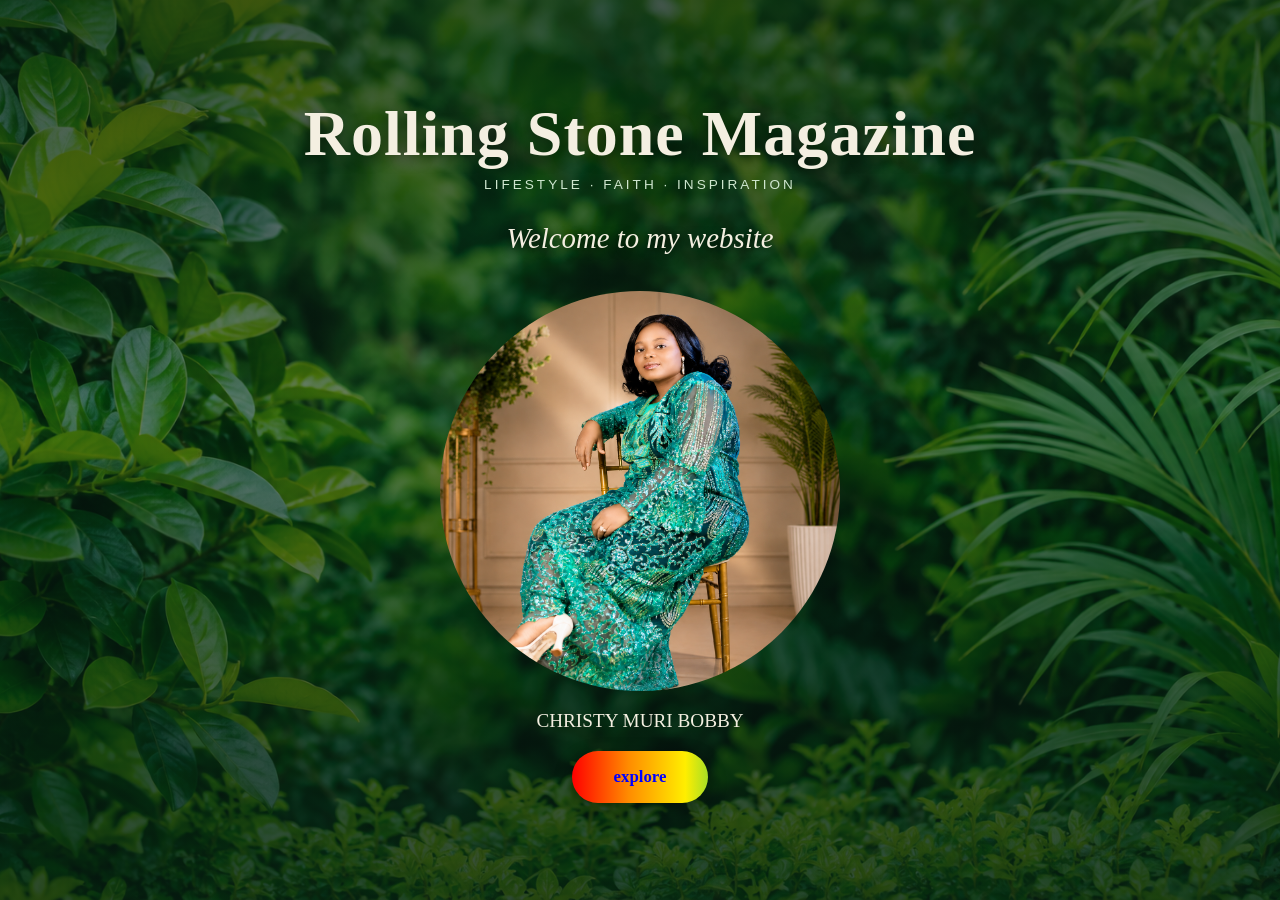
<file: index.html>
<!doctype html>
<html lang="en">
  <head>
    <meta charset="UTF-8" />
    <meta name="viewport" content="width=device-width, initial-scale=1.0" />
    <title>Rolling Stone Magazine</title>
    <link rel="stylesheet" href="style.css" />
  </head>
  <body>
    <!-- garden photo backdrop for the main site -->
    <div class="garden-photo"></div>

    <!-- welcome screen -->
    <div id="welcome">
      <h1 class="welcome-mark">Rolling Stone Magazine</h1>
      <p class="welcome-kicker">
        LIFESTYLE &middot; FAITH &middot; INSPIRATION
      </p>
      <p class="welcome-tagline">Welcome to my website</p>
          
    
        <img src="lucky.png" height="400px" width="400px" sizes="200px"
        style="border-radius: 200px;"
        >
      <p cHRISTY MURI BOBBY style="font-size: larger;">CHRISTY MURI BOBBY</p>
      
      <button class="rainbow-btn" id="enterButton"
      style="color: blue;"
      >explore</button>
    
     
    </div>
    <!-- main site -->
    <main>
      <header class="masthead">
        <h1>Rolling Stone Magazine</h1>
        <p>Faith, community, and stories worth sharing</p>
        <div class="divider"></div>
      </header>

      <nav class="sections">
        <button class="rainbow-btn nav-btn active" data-section="about">
          About
        </button>
        <button class="rainbow-btn nav-btn" data-section="contact">
          Contact
        </button>
        <button class="rainbow-btn nav-btn" data-section="magazine">
          Magazine
        </button>
        <button class="rainbow-btn nav-btn" data-section="subscription">
          Subscription
      </nav>

      <article id="articleBody">
        <!-- About / Contact text renders here -->
        <div id="articleText">
          <h2 class="content-heading">About This Magazine</h2>
          <p>
            Rolling Stone Magazine is a space where faith meets everyday life.
            Here, stories, reflections, and honest encouragement come together
            to help you navigate life's seasons with hope, purpose, and grace.
          </p>
        </div>

        <!-- Magazine section: chapters + donation -->
        <div id="magazineSection" style="display: none">
          <nav class="chapters">
            <button  class="rainbow-btn chapter-btn"onclick="someFunction">
              1st EDITION
              <img src="page-02.jpg" width="700px" height="1000px">
              <img src="page-03.jpg" width="700px" height="1000px">
              <img src="page-04.jpg" width="700px" height="1000px">
              <img src="page-05.jpg" width="700px" height="1000px">
              <img src="page-06.jpg" width="700px" height="1000px">
              <img src="page-07.jpg" width="700px" height="1000px">
              <img src="page-08.jpg" width="700px" height="1000px">
              <img src="page-09.jpg" width="700px" height="1000px">
              <img src="page-10.jpg" width="700px" height="1000px">
              <img src="page-11.jpg" width="700px" height="1000px">
              <img src="page-12.jpg" width="700px" height="1000px">
              <img src="page-13.jpg" width="700px" height="1000px">
              <img src="page-14.jpg" width="700px" height="1000px">
              <img src="page-15.jpg" width="700px" height="1000px">
              <img src="page-16.jpg" width="700px" height="1000px">
              <img src="page-17.jpg" width="700px" height="1000px">
              <img src="page-18.jpg" width="700px" height="1000px">
              <img src="page-19.jpg" width="700px" height="1000px">
              <img src="page-20.jpg" width="700px" height="1000px">  
            </button>
            <button class="rainbow-btn chapter-btn "onclick="window.location.href='second-edition.html'"
              style="height:1000px",width="800px"
              >
              2nd EDITION
          </button>
          </nav>

          <div id="chapterText">
            <h2 class="content-heading">Faith Beyond the Stage</h2>
            <p>
              Faith is a source of hope, purpose, strength, and meaning in a
              changing world. Life can bring disappointment and uncertainty, but
              difficult seasons do not have to determine our future.
            </p>
            <p>The message encourages readers to:</p>
            <ul class="faith-list">
              <li>Trust God and remain hopeful.</li>
              <li>Show kindness, compassion, and forgiveness.</li>
              <li>Discover and pursue their God-given purpose.</li>
              <li>Learn and grow through difficult experiences.</li>
              <li>Remember that mistakes do not define an entire life.</li>
              <li>Keep praying, believing, loving, and moving forward.</li>
              <li>No risk no reward</li>
            </ul>
            <p>
              <strong>Main message:</strong> Your story is still being written.
              Faith can bring hope, courage, peace, and the possibility of a new
              beginning. 🙏✨
            </p>
          </div>

          <div class="donate-wrap">
            <button class="rainbow-btn" id="donateToggle">
              Donate
            </button>
              <p class="donate-subtext">if you would like to support this magazine, please consider making a financial support to make it possible for us to continue to share stories, reflections, and encouragement with our readers. Your support is greatly appreciated!</p>
            

            <div class="donation-form" id="donationForm" style="display: none">
              <dl class="donation-info">
                <dt>Account Name</dt>
                <dd>Christy Muri Bobby</dd>
                <dt>Account Number</dt>
                <dd>2038925090</dd>
                <dt>Bank Name</dt>
                <dd>United Bank of Africa (UBA)</dd>
              </dl>

              <div class="amount-row">
                <div class="form-row">
                  <label for="donationAmount">Amount (optional)</label>
                  <input
                    type="number"
                    id="donationAmount"
                    placeholder="0.00"
                    min="0"
                    step="0.01"
                  />
                </div>
                <div class="form-row">
                  <label for="currencyType">Currency</label>
                  <select id="currencyType">
                    <option value="USD">USD</option>
                    <option value="EUR">EUR</option>
                    <option value="GBP">GBP</option>
                    <option value="NGN">NGN</option>
                  </select>
                </div>
              </div>

              <button class="rainbow-btn" id="donateSubmit">
                Confirm Donation
              </button>
              <p class="status" id="donationStatus"></p>
            </div>
          </div>
        </div>

        <!-- Subscription section -->
        <div id="subscriptionSection" style="display: none">
          <h2 class="content-heading">Subscribe</h2>
          <p>
            Join our mailing list and never miss a new chapter, reflection, or
            story.
          </p>
          <div class="action-row">
            <input
              type="email"
              id="emailInput"
              class="email-input"
              placeholder="you@example.com"
              aria-label="Email address"
            />
            <button class="rainbow-btn" id="subscribeButton">Subscribe</button>
          </div>
          <p class="status" id="statusMsg"></p>
        </div>
      </article>
    </main>

    <script src="script.js"></script>
  </body>
</html>
</file>
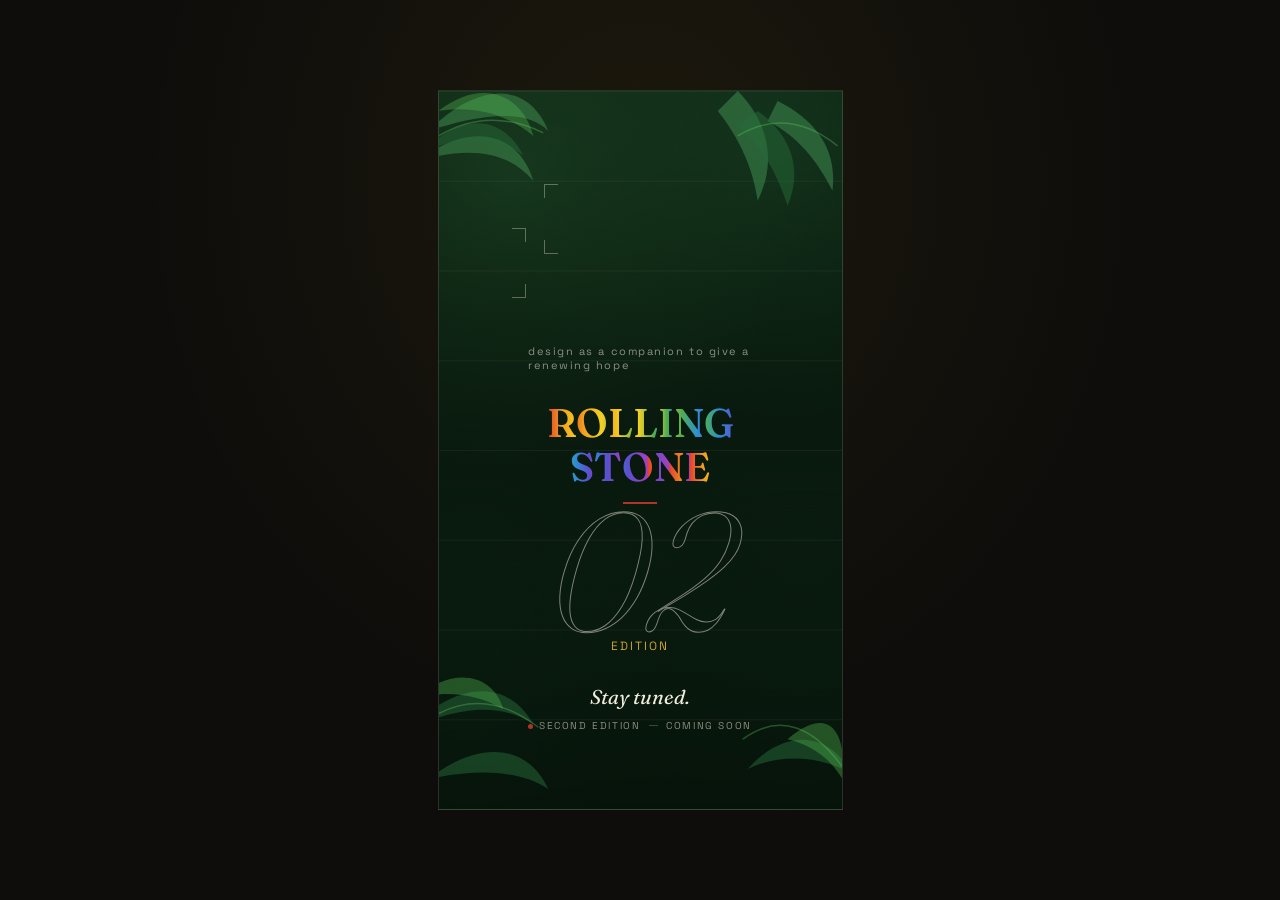
<file: second-edition.html>
<!doctype html>
<html lang="en">
  <head>
    <meta charset="UTF-8" />
    <title>Second Edition — Stay Tuned</title>
    <style>
      @import url("https://fonts.googleapis.com/css2?family=Fraunces:ital,opsz,wght@0,9..144,300;0,9..144,600;1,9..144,500&family=Space+Grotesk:wght@400;500&display=swap");

      :root {
        --ink: #0e0d0b;
        --paper: #f2ecdd;
        --red: #b23327;
        --brass: #c9a227;
        --charcoal: #2b2822;
      }

      * {
        box-sizing: border-box;
      }

      html,
      body {
        margin: 0;
        padding: 0;
        width: 100%;
        height: 100%;
        background: var(--ink);
        overflow: hidden;
        font-family: "Space Grotesk", sans-serif;
      }

      .stage {
        position: relative;
        width: 100vw;
        height: 100vh;
        display: flex;
        align-items: center;
        justify-content: center;
        background:
          radial-gradient(
            ellipse at 50% 20%,
            rgba(201, 162, 39, 0.08),
            transparent 55%
          ),
          var(--ink);
      }

      .frame {
        position: relative;
        width: min(90vw, 405px);
        aspect-ratio: 9/16;
        background:
          linear-gradient(
            180deg,
            rgba(6, 20, 10, 0.55) 0%,
            rgba(6, 20, 10, 0.75) 55%,
            rgba(4, 14, 7, 0.9) 100%
          ),
          radial-gradient(circle at 18% 12%, #2f6b3a 0%, transparent 42%),
          radial-gradient(circle at 85% 8%, #245c33 0%, transparent 38%),
          radial-gradient(circle at 90% 90%, #1c4a2a 0%, transparent 45%),
          radial-gradient(circle at 8% 92%, #1f5230 0%, transparent 42%),
          #0f2415;
        border: 1px solid rgba(242, 236, 221, 0.14);
        overflow: hidden;
        display: flex;
        flex-direction: column;
        justify-content: space-between;
        padding: 6% 7%;
      }

      .foliage {
        position: absolute;
        inset: 0;
        z-index: 0;
        opacity: 0;
        animation: fadeUp 1.4s ease forwards 0.1s;
      }
      .foliage svg {
        width: 100%;
        height: 100%;
      }

      .frame > *:not(.foliage) {
        position: relative;
        z-index: 1;
      }

      /* faint rule grid, editorial texture */
      .frame::before {
        content: "";
        position: absolute;
        inset: 0;
        background: linear-gradient(
          rgba(242, 236, 221, 0.05) 1px,
          transparent 1px
        );
        background-size: 100% 12.5%;
        pointer-events: none;
        opacity: 0;
        animation: gridIn 1.2s ease forwards 0.2s;
      }

      @keyframes gridIn {
        to {
          opacity: 1;
        }
      }

      .top-row {
        display: flex;
        justify-content: space-between;
        align-items: center;
        font-size: clamp(9px, 2.4vw, 11px);
        letter-spacing: 0.14em;
        color: rgba(242, 236, 221, 0.55);
        opacity: 0;
        transform: translateY(-6px);
        animation: fadeDown 0.6s ease forwards 0.15s;
      }

      @keyframes fadeDown {
        to {
          opacity: 1;
          transform: translateY(0);
        }
      }

      .masthead-wrap {
        text-align: center;
        position: relative;
      }

      .masthead {
        font-family: "Fraunces", serif;
        font-weight: 600;
        font-size: clamp(26px, 8.6vw, 40px);
        color: var(--paper);
        line-height: 1.04;
        letter-spacing: -0.005em;
        display: flex;
        justify-content: center;
        flex-wrap: wrap;
        row-gap: 2px;
        overflow: hidden;
      }

      .masthead .word {
        display: flex;
        overflow: hidden;
        margin: 0 0.14em;
      }

      .masthead .word span {
        display: inline-block;
        transform: translateY(105%);
        animation: riseUp 0.7s cubic-bezier(0.2, 0.8, 0.2, 1) forwards;
        background: linear-gradient(
          90deg,
          #e4402f 0%,
          #f2a31c 16%,
          #f4d023 32%,
          #4fae4d 50%,
          #2c8fd6 66%,
          #5b4fcf 82%,
          #a63fbf 100%
        );
        -webkit-background-clip: text;
        background-clip: text;
        color: transparent;
        background-size: 340% 100%;
        background-position: calc(var(--i, 0) * 12%) 0;
      }

      @keyframes riseUp {
        to {
          transform: translateY(0);
        }
      }

      .rule {
        width: 34px;
        height: 2px;
        background: var(--red);
        margin: 14px auto 0;
        transform: scaleX(0);
        transform-origin: center;
        animation: growRule 0.5s ease forwards 1.05s;
      }

      @keyframes growRule {
        to {
          transform: scaleX(1);
        }
      }

      .center-block {
        display: flex;
        flex-direction: column;
        align-items: center;
        gap: 0;
      }

      .issue-no {
        font-family: "Fraunces", serif;
        font-style: italic;
        font-weight: 300;
        color: transparent;
        -webkit-text-stroke: 1px rgba(242, 236, 221, 0.5);
        font-size: clamp(90px, 34vw, 168px);
        line-height: 0.8;
        opacity: 0;
        transform: scale(0.85);
        animation: issuePop 0.9s cubic-bezier(0.22, 1, 0.36, 1) forwards 1.3s;
      }

      @keyframes issuePop {
        to {
          opacity: 1;
          transform: scale(1);
        }
      }

      .caption {
        font-size: clamp(10px, 2.6vw, 12px);
        letter-spacing: 0.16em;
        color: var(--brass);
        text-align: center;
        opacity: 0;
        animation: fadeUp 0.6s ease forwards 2s;
      }

      @keyframes fadeUp {
        from {
          opacity: 0;
          transform: translateY(8px);
        }
        to {
          opacity: 1;
          transform: translateY(0);
        }
      }

      .bottom-block {
        text-align: center;
      }

      .stay-tuned {
        font-family: "Fraunces", serif;
        font-style: italic;
        font-size: clamp(15px, 4.4vw, 20px);
        color: var(--paper);
        opacity: 0;
        animation: fadeUp 0.7s ease forwards 2.35s;
      }

      .divider-row {
        display: flex;
        align-items: center;
        gap: 8px;
        margin-top: 10px;
        opacity: 0;
        animation: fadeUp 0.6s ease forwards 2.6s;
      }

      .divider-row .line {
        flex: 1;
        height: 1px;
        background: rgba(242, 236, 221, 0.22);
      }

      .divider-row .label {
        font-size: clamp(8.5px, 2.2vw, 10px);
        letter-spacing: 0.16em;
        color: rgba(242, 236, 221, 0.55);
        white-space: nowrap;
      }

      .pulse-dot {
        width: 5px;
        height: 5px;
        border-radius: 50%;
        background: var(--red);
        display: inline-block;
        margin-right: 6px;
        animation: pulse 1.4s ease-in-out infinite 3s;
      }

      @keyframes pulse {
        0%,
        100% {
          opacity: 1;
        }
        50% {
          opacity: 0.25;
        }
      }

      .corner {
        position: absolute;
        width: 14px;
        height: 14px;
        border: 1px solid rgba(242, 236, 221, 0.35);
        opacity: 0;
        animation: fadeUp 0.5s ease forwards 0.5s;
      }
      .corner.tl {
        top: 16px;
        left: 16px;
        border-right: none;
        border-bottom: none;
      }
      .corner.tr {
        top: 16px;
        right: 16px;
        border-left: none;
        border-bottom: none;
      }
      .corner.bl {
        bottom: 16px;
        left: 16px;
        border-right: none;
        border-top: none;
      }
      .corner.br {
        bottom: 16px;
        right: 16px;
        border-left: none;
        border-top: none;
      }
    </style>
  </head>
  <body>
    <div class="stage">
      <div class="frame" id="frame">
        <div class="foliage" aria-hidden="true">
          <svg
            viewBox="0 0 405 720"
            xmlns="http://www.w3.org/2000/svg"
            preserveAspectRatio="xMidYMid slice"
          >
            <g fill="#3E8B4E" opacity="0.55">
              <path
                d="M-10 40 C 40 -10, 90 -10, 110 40 C 90 20, 50 20, -10 40 Z"
              />
              <path
                d="M-20 70 C 30 30, 80 40, 95 90 C 70 60, 30 55, -20 70 Z"
              />
              <path
                d="M300 0 C 330 30, 340 70, 320 110 C 315 75, 300 45, 280 20 Z"
              />
              <path
                d="M340 10 C 380 30, 400 60, 395 100 C 380 70, 360 45, 330 30 Z"
              />
            </g>
            <g fill="#276B39" opacity="0.5">
              <path
                d="M-15 60 C 25 20, 65 25, 85 65 C 60 45, 25 45, -15 60 Z"
              />
              <path
                d="M320 20 C 355 45, 365 80, 350 115 C 340 85, 325 55, 300 35 Z"
              />
              <path
                d="M-30 640 C 20 590, 70 590, 95 635 C 65 615, 25 615, -30 640 Z"
              />
              <path
                d="M-10 690 C 40 650, 90 655, 110 700 C 80 680, 35 680, -10 690 Z"
              />
              <path
                d="M310 680 C 345 640, 390 640, 415 685 C 380 665, 340 665, 310 680 Z"
              />
            </g>
            <g fill="#4FAE4D" opacity="0.4">
              <path d="M0 20 C 45 -15, 85 5, 95 45 C 65 20, 30 15, 0 20 Z" />
              <path
                d="M350 650 C 390 615, 410 640, 405 690 C 390 665, 370 655, 350 650 Z"
              />
              <path
                d="M-25 610 C 15 575, 55 585, 65 620 C 40 605, 5 600, -25 610 Z"
              />
            </g>
            <g stroke="#5FC463" stroke-width="1.5" fill="none" opacity="0.35">
              <path d="M0 45 Q 50 15 105 42" />
              <path d="M300 45 Q 350 15 400 55" />
              <path d="M-10 630 Q 45 595 100 638" />
              <path d="M305 650 Q 360 610 410 685" />
            </g>
          </svg>
        </div>

        <div class="corner tl"></div>
        <div class="corner tr"></div>
        <div class="corner bl"></div>
        <div class="corner br"></div>

        <div class="top-row" style="justify-content: center">
          <span>design as a companion to give a renewing hope</span>
        </div>

        <div class="center-block">
          <div class="masthead-wrap">
            <div class="masthead" id="masthead"></div>
            <div class="rule"></div>
          </div>
          <div class="issue-no">02</div>
          <div class="caption">EDITION</div>
        </div>

        <div class="bottom-block">
          <div class="stay-tuned">Stay tuned.</div>
          <div class="divider-row">
            <span class="label"
              ><span class="pulse-dot"></span>SECOND EDITION</span
            >
            <span class="line"></span>
            <span class="label">COMING SOON</span>
          </div>
        </div>
      </div>
    </div>

    <script>
      const words = ["ROLLING", "STONE"];
      const el = document.getElementById("masthead");
      let i = 0;
      words.forEach((word) => {
        const wordEl = document.createElement("span");
        wordEl.className = "word";
        [...word].forEach((ch) => {
          const span = document.createElement("span");
          span.textContent = ch;
          span.style.animationDelay = 0.35 + i * 0.045 + "s";
          span.style.setProperty("--i", i);
          wordEl.appendChild(span);
          i++;
        });
        el.appendChild(wordEl);
      });
    </script>
  </body>
</html>
</file>
